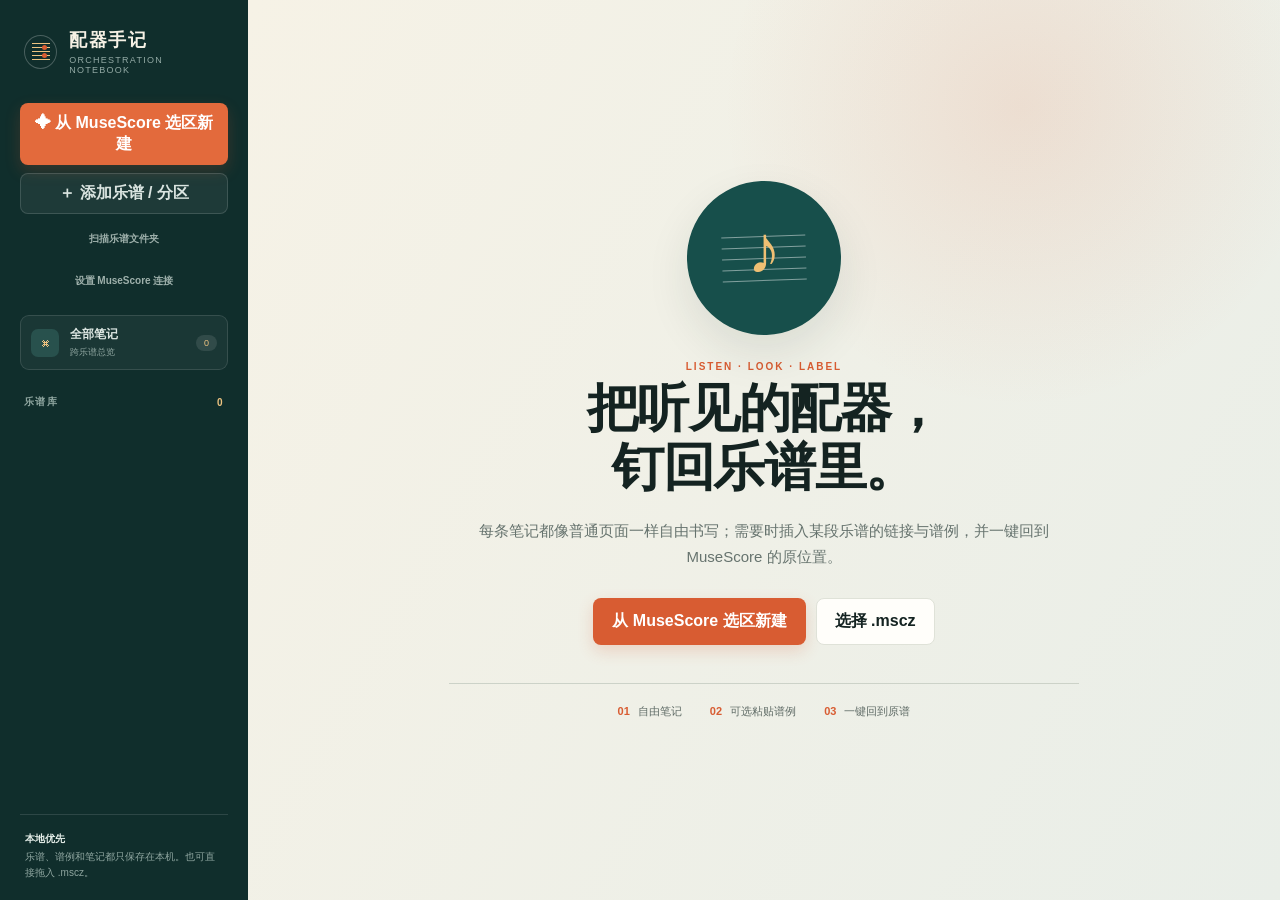
<file: Resources/index.html>
<!doctype html>
<html lang="zh-CN">
<head>
  <meta charset="utf-8">
  <meta name="viewport" content="width=device-width, initial-scale=1">
  <title>配器手记</title>
  <link rel="stylesheet" href="app.css">
</head>
<body>
  <div id="app">
    <aside class="rail">
      <div class="brand">
        <div class="brand-mark" aria-hidden="true"><span></span><span></span><span></span><span></span><span></span></div>
        <div><strong>配器手记</strong><small>Orchestration notebook</small></div>
      </div>
      <button class="primary full" id="captureSelectionButton"><span>✦</span> 从 MuseScore 选区新建</button>
      <button class="ghost full" id="openButton"><span>＋</span> 添加乐谱 / 分区</button>
      <button class="quiet full" id="scanLibraryButton">扫描乐谱文件夹</button>
      <button class="quiet full" id="installPluginButton">设置 MuseScore 连接</button>
      <button class="overview-item" id="allNotesButton">
        <span class="overview-icon">⌘</span>
        <span><strong>全部笔记</strong><small>跨乐谱总览</small></span>
        <em id="allNoteCount">0</em>
      </button>
      <div class="rail-title"><span>乐谱库</span><span id="scoreCount">0</span></div>
      <div class="score-list" id="scoreList"></div>
      <div class="rail-tip">
        <b>本地优先</b>
        <span>乐谱、谱例和笔记都只保存在本机。也可直接拖入 .mscz。</span>
      </div>
    </aside>

    <main class="workspace">
      <section class="empty-state" id="emptyState">
        <div class="empty-card">
          <div class="empty-score" aria-hidden="true">
            <i></i><i></i><i></i><i></i><i></i><b>♪</b>
          </div>
          <p class="eyebrow">LISTEN · LOOK · LABEL</p>
          <h1>把听见的配器，<br>钉回乐谱里。</h1>
          <p>每条笔记都像普通页面一样自由书写；需要时插入某段乐谱的链接与谱例，并一键回到 MuseScore 的原位置。</p>
          <div class="empty-actions">
            <button class="primary" data-action="capture">从 MuseScore 选区新建</button>
            <button class="ghost" data-action="open">选择 .mscz</button>
          </div>
          <div class="feature-row">
            <span><b>01</b> 自由笔记</span>
            <span><b>02</b> 可选粘贴谱例</span>
            <span><b>03</b> 一键回到原谱</span>
          </div>
        </div>
      </section>

      <section class="overview-page hidden" id="overviewPage">
        <header class="overview-header">
          <p class="eyebrow">NOTEBOOK INDEX</p>
          <h1>全部笔记</h1>
          <p>在一个地方浏览所有乐谱里的观察、华彩 / texture 与动机。</p>
          <div class="overview-summary" id="overviewSummary"></div>
        </header>
        <div class="overview-tools">
          <label class="search-box">⌕ <input id="allNotesSearch" type="search" placeholder="搜索标题、正文或乐谱名"></label>
          <div class="filter-stack">
            <div class="filters" id="allNotesFilters"></div>
            <div class="role-filters">
              <label>Melody 包含<input id="overviewMelodyFilter" list="overviewMelodyOptions" placeholder="如 Flute, Oboe"></label>
              <label>Chord 包含<input id="overviewChordFilter" list="overviewChordOptions" placeholder="如 Strings"></label>
              <label>Bass 包含<input id="overviewBassFilter" list="overviewBassOptions" placeholder="如 Cello, Bass"></label>
              <label>Percussion 包含<input id="overviewPercussionFilter" list="overviewPercussionOptions" placeholder="如 Timpani"></label>
              <label>华彩 / Texture 包含<input id="overviewCadenzaFilter" list="overviewCadenzaOptions" placeholder="如 Harp"></label>
              <label>描述词（精确）<input id="overviewMoodFilter" list="overviewMoodOptions" placeholder="如 quiet, determined"></label>
              <datalist id="overviewMelodyOptions"></datalist><datalist id="overviewChordOptions"></datalist><datalist id="overviewBassOptions"></datalist><datalist id="overviewPercussionOptions"></datalist><datalist id="overviewCadenzaOptions"></datalist><datalist id="overviewMoodOptions"></datalist>
            </div>
          </div>
        </div>
        <div class="note-grid overview-grid" id="allNotesGrid"></div>
      </section>

      <section class="score-page hidden" id="scorePage">
        <header class="score-header">
          <div class="cover" id="scoreCover"><span>𝄞</span></div>
          <div class="score-heading">
            <div class="eyebrow" id="scoreMeta">MUSESCORE SCORE</div>
            <div class="score-title-row"><h1 id="scoreTitle">Untitled</h1><button class="rename-score" id="renameScoreButton" title="修改在配器手记中的显示名">重命名</button></div>
            <p id="scoreSubtitle"></p>
            <div class="score-stats" id="scoreStats"></div>
          </div>
          <div class="header-actions">
            <button class="ghost" id="revealButton">在 Finder 中显示</button>
            <button class="ghost" id="relocateScoreButton">重新定位乐谱…</button>
            <button class="primary" id="newNoteButton">＋ 空白笔记</button>
          </div>
        </header>

        <div class="section-tabs">
          <button class="tab active" data-view="notes">笔记 <em id="noteCount">0</em></button>
          <button class="tab" data-view="map">配器跑动</button>
          <div class="tab-spacer"></div>
          <label class="range-control">显示
            <input id="rangeStart" type="number" min="1" value="1" aria-label="起始小节">
            <span>—</span>
            <input id="rangeEnd" type="number" min="1" value="32" aria-label="结束小节">
          </label>
        </div>

        <section class="map-view hidden" id="mapView">
          <div class="map-toolbar">
            <div>
              <h2>Orchestration map</h2>
              <p>色块越实，音符活动越密；点小节可以快速建立一个带位置链接的笔记。</p>
            </div>
            <div class="legend"><span><i class="low"></i>疏</span><span><i class="mid"></i>中</span><span><i class="high"></i>密</span></div>
          </div>
          <div class="timeline-shell" id="timelineShell">
            <div class="timeline" id="timeline"></div>
          </div>
        </section>

        <section class="notes-view" id="notesView">
          <div class="notes-toolbar">
            <div>
              <h2>Notes</h2>
              <p>正文自由书写；一条笔记可以放多个乐谱位置和谱例。</p>
            </div>
            <div class="filter-stack">
              <div class="filters" id="roleFilters"></div>
              <div class="role-filters compact-role-filters">
                <label>Melody 包含<input id="melodyFilter" list="melodyOptions" placeholder="Flute, Oboe"></label>
                <label>Chord 包含<input id="chordFilter" list="chordOptions" placeholder="Strings"></label>
                <label>Bass 包含<input id="bassFilter" list="bassOptions" placeholder="Cello, Bass"></label>
                <label>Percussion 包含<input id="percussionFilter" list="percussionOptions" placeholder="Timpani"></label>
                <label>华彩 / Texture 包含<input id="cadenzaFilter" list="cadenzaOptions" placeholder="Harp"></label>
                <label>描述词（精确）<input id="moodFilter" list="moodOptions" placeholder="quiet, determined"></label>
                <datalist id="melodyOptions"></datalist><datalist id="chordOptions"></datalist><datalist id="bassOptions"></datalist><datalist id="percussionOptions"></datalist><datalist id="cadenzaOptions"></datalist><datalist id="moodOptions"></datalist>
              </div>
            </div>
          </div>
          <div class="note-grid" id="noteGrid"></div>
        </section>
      </section>
    </main>
  </div>

  <div class="busy hidden" id="busy"><div class="spinner"></div><span id="busyMessage">正在解析…</span></div>
  <div class="toast" id="toast"></div>

  <dialog id="noteDialog">
    <form method="dialog" id="noteForm">
      <div class="dialog-head">
        <div><p class="eyebrow">SCORE NOTE</p><h2 id="dialogTitle">新建笔记</h2></div>
        <button class="icon-button dialog-cancel" type="button" aria-label="关闭">×</button>
      </div>
      <div class="note-document">
        <input class="note-title-input" id="noteTitle" required placeholder="无标题">
        <div class="note-type-row">
          <span>笔记类型</span>
          <label><input type="radio" name="noteType" value="free" checked><b>普通笔记</b></label>
          <label><input type="radio" name="noteType" value="analysis"><b>总谱分析</b></label>
        </div>
        <div class="template-row" id="templateRow">
          <span>从模板开始</span>
          <button type="button" data-template="orchestration">总谱分析</button>
          <button type="button" data-template="pattern">华彩 / Texture</button>
          <button type="button" data-template="motif">Motif</button>
          <button type="button" data-template="blank">空白</button>
        </div>
        <section class="notion-property mood-property">
          <div class="property-name"><strong>Description / Mood</strong><small>描述这一段的性格；按现有词精确筛选</small></div>
          <textarea id="moodText" rows="1" placeholder="例如：quiet, determined, mysterious"></textarea>
          <div class="generated-tags" id="moodGeneratedTags"></div>
        </section>
        <section class="analysis-fields hidden" id="analysisFields">
          <div class="analysis-heading"><div><b>总谱分析构成 · 5 parts</b><span>Melody、Chord、Bass、Percussion、华彩 / Texture。像 Notion 属性一样填写；编号保留显示，但生成筛选标签时忽略。</span></div></div>
          <div class="notion-property" data-role="melody">
            <div class="property-name"><strong>Melody part</strong><small>旋律构成</small></div>
            <textarea id="melodyText" rows="2" placeholder="例如：Flute 1 + Flute 2 + Oboe 1"></textarea>
            <div class="generated-tags" id="melodyGeneratedTags"></div>
          </div>
          <div class="notion-property" data-role="chord">
            <div class="property-name"><strong>Chord</strong><small>和弦构成</small></div>
            <textarea id="chordText" rows="2" placeholder="例如：Horn 1–4 + Violin 1 + Viola"></textarea>
            <div class="generated-tags" id="chordGeneratedTags"></div>
          </div>
          <div class="notion-property" data-role="bass">
            <div class="property-name"><strong>Bass</strong><small>低音构成</small></div>
            <textarea id="bassText" rows="2" placeholder="例如：Cello + Contrabass + Tuba"></textarea>
            <div class="generated-tags" id="bassGeneratedTags"></div>
          </div>
          <div class="notion-property" data-role="percussion">
            <div class="property-name"><strong>Percussion</strong><small>打击乐构成</small></div>
            <textarea id="percussionText" rows="2" placeholder="例如：Timpani + Cymbals + Snare Drum"></textarea>
            <div class="generated-tags" id="percussionGeneratedTags"></div>
          </div>
        </section>
        <section class="cadenza-field" id="cadenzaField">
          <label class="cadenza-toggle"><input id="includeCadenza" type="checkbox"><span><strong id="cadenzaToggleTitle">加入华彩 / Texture</strong><small id="cadenzaToggleHint">可直接填写参与乐器，并自动生成筛选标签。</small></span></label>
          <div class="notion-property cadenza-property hidden" id="cadenzaEditor" data-role="cadenza">
            <div class="property-name"><strong>华彩 / Texture</strong><small>华彩、装饰性跑动或织体层</small></div>
            <textarea id="cadenzaText" rows="2" placeholder="例如：Harp + Flute 1"></textarea>
            <div class="generated-tags" id="cadenzaGeneratedTags"></div>
            <div class="cadenza-details">
              <textarea id="cadenzaDescription" rows="2" placeholder="简述华彩或 texture 的形态、音域、密度与用途（可选）"></textarea>
              <div class="cadenza-preview" id="cadenzaPreview"></div>
              <div class="cadenza-actions"><button type="button" id="pasteCadenzaImage">＋ 粘贴谱例图片</button><button type="button" id="uploadCadenzaImage">＋ 上传谱例图片</button><button type="button" class="danger-link hidden" id="removeCadenzaImage">清空全部图片</button></div>
            </div>
          </div>
        </section>
        <div class="score-links-editor" id="scoreLinksEditor"></div>
        <div class="manual-link-row">
          <span>插入当前乐谱位置</span>
          <label>m.<input id="linkStart" type="number" min="1"></label>
          <span>—</span>
          <input id="linkEnd" type="number" min="1" aria-label="结束小节">
          <button type="button" class="ghost" id="addScoreLink">＋ 位置链接</button>
        </div>
        <div class="other-notes-label"><strong>Other notes</strong><span>自由记录听感、配器想法、问题或任何补充。</span></div>
        <div class="editor-toolbar" aria-label="正文格式">
          <button type="button" data-command="bold"><b>B</b></button>
          <button type="button" data-command="italic"><i>I</i></button>
          <button type="button" data-command="formatBlock" data-value="h2">H2</button>
          <button type="button" data-command="insertUnorderedList">• 列表</button>
          <button type="button" data-command="formatBlock" data-value="blockquote">引用</button>
          <span></span>
          <button type="button" id="pasteImage">粘贴谱例</button>
          <button type="button" id="uploadImage">上传图片</button>
        </div>
        <div id="noteEditor" class="rich-editor" contenteditable="true" data-placeholder="像 Notion 一样直接写。可记录听感、配器、motif、和声、问题……"></div>
      </div>
      <div class="dialog-actions">
        <button class="danger hidden" type="button" id="deleteNote">删除</button>
        <div class="export-actions">
          <button class="ghost" type="button" id="exportMarkdown">导出 .md</button>
          <button class="ghost" type="button" id="exportPDF">导出 PDF</button>
        </div>
        <div></div>
        <button class="ghost dialog-cancel" type="button">取消</button>
        <button class="primary" type="submit">保存笔记</button>
      </div>
    </form>
  </dialog>

  <dialog class="compact-dialog" id="renameScoreDialog">
    <form method="dialog" id="renameScoreForm">
      <div class="dialog-head"><div><p class="eyebrow">LOCAL DISPLAY NAME</p><h2>修改乐谱名称</h2></div><button class="icon-button dialog-cancel" type="button" aria-label="关闭">×</button></div>
      <p class="dialog-hint">只修改配器手记里的显示名，不会重命名原始 .mscz 文件。</p>
      <input class="dialog-input" id="scoreNameInput" required placeholder="乐谱名称">
      <div class="compact-actions"><button class="ghost dialog-cancel" type="button">取消</button><button class="primary" type="submit">保存名称</button></div>
    </form>
  </dialog>

  <dialog class="compact-dialog" id="deleteConfirmDialog">
    <form method="dialog" id="deleteConfirmForm">
      <div class="dialog-head"><div><p class="eyebrow">DELETE NOTE</p><h2>删除这条笔记？</h2></div><button class="icon-button dialog-cancel" type="button" aria-label="关闭">×</button></div>
      <p class="dialog-hint">删除后无法撤销；原始 MuseScore 乐谱不会受到影响。</p>
      <div class="compact-actions"><button class="ghost dialog-cancel" type="button">取消</button><button class="danger" type="submit">删除笔记</button></div>
    </form>
  </dialog>

  <dialog class="compact-dialog" id="deleteScoreConfirmDialog">
    <form method="dialog" id="deleteScoreConfirmForm">
      <div class="dialog-head"><div><p class="eyebrow">REMOVE SCORE SECTION</p><h2>移除这个乐谱分区？</h2></div><button class="icon-button dialog-cancel" type="button" aria-label="关闭">×</button></div>
      <p class="dialog-hint" id="deleteScoreHint">该分区中的本地笔记会一起从配器手记中删除；原始 MuseScore 文件不会受到影响。</p>
      <div class="compact-actions"><button class="ghost dialog-cancel" type="button">取消</button><button class="danger" type="submit">移除分区和笔记</button></div>
    </form>
  </dialog>

  <canvas id="exportCanvas" width="1400" height="900" hidden></canvas>
  <script src="app.js"></script>
</body>
</html>
</file>
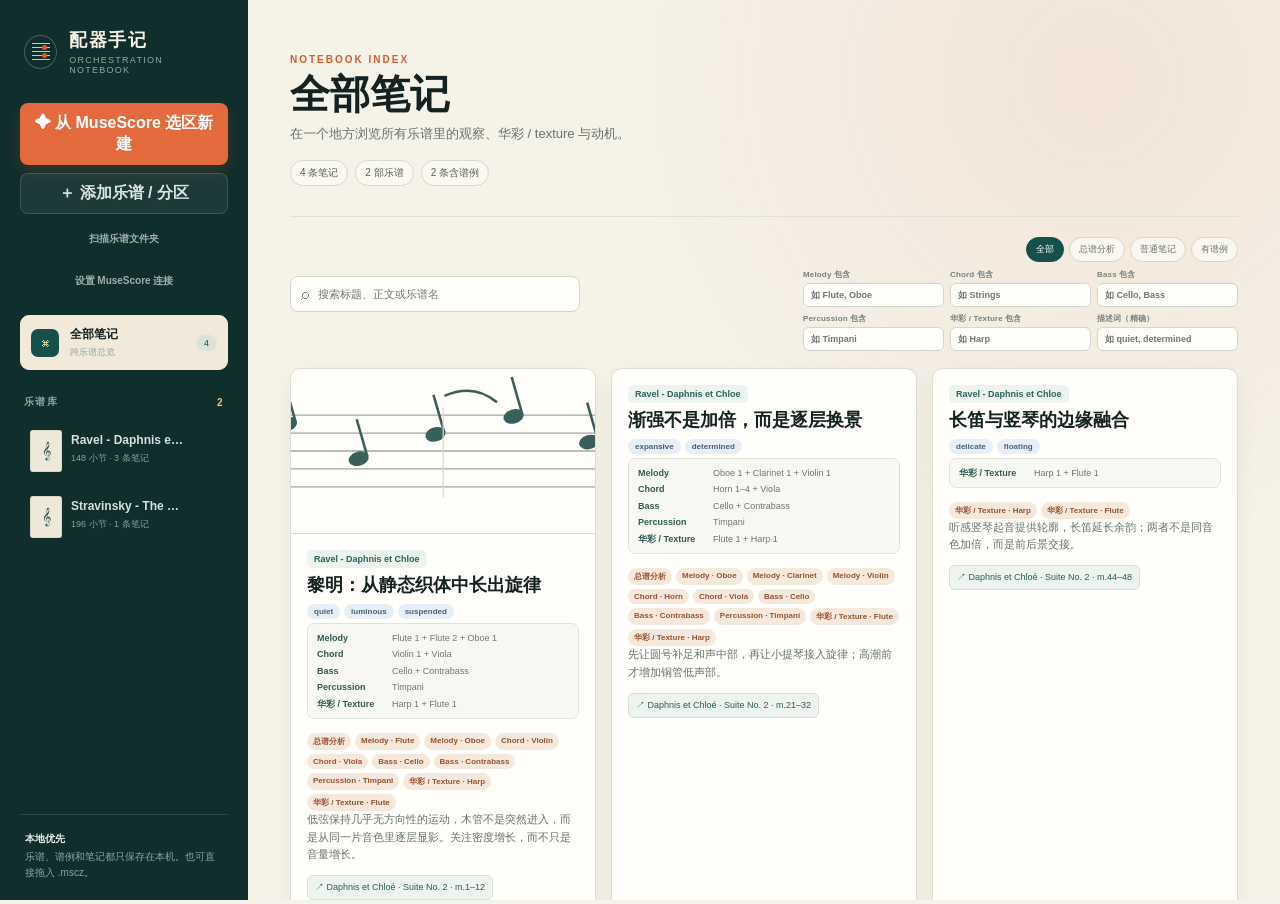
<file: docs/demo.html>
<!doctype html>
<html lang="zh-CN">
<head>
  <meta charset="utf-8">
  <meta name="viewport" content="width=device-width, initial-scale=1">
  <title>配器手记界面演示</title>
  <style>
    html, body, iframe { width:100%; height:100%; margin:0; border:0; overflow:hidden; background:#f5f3eb; }
  </style>
</head>
<body>
  <iframe id="demoApp" src="../Resources/index.html" title="配器手记演示"></iframe>
  <script src="demo-data.js"></script>
</body>
</html>
</file>
<file: Resources/app.css>
:root {
  color-scheme: light;
  --ink: #142321;
  --muted: #66736e;
  --line: #dfe2d8;
  --paper: #f5f2e8;
  --panel: #fbfaf5;
  --white: #fffefa;
  --teal: #174f4b;
  --teal-2: #2c7068;
  --orange: #d85c32;
  --orange-soft: #f3dfd4;
  --blue: #386b87;
  --gold: #b88933;
  --shadow: 0 18px 44px rgba(31, 45, 40, .10);
}
* { box-sizing: border-box; }
html, body { margin: 0; width: 100%; height: 100%; overflow: hidden; }
body { font-family: -apple-system, BlinkMacSystemFont, "PingFang SC", "Helvetica Neue", sans-serif; color: var(--ink); background: var(--paper); }
button, input, textarea { font: inherit; }
button { cursor: pointer; }
.hidden { display: none !important; }
#app { display: grid; grid-template-columns: 248px minmax(0, 1fr); height: 100vh; }
.rail { height:100vh; overflow:hidden; background: #102e2c; color: #f6f1e5; padding: 28px 20px 20px; display: flex; flex-direction: column; min-width: 0; }
.brand { display: flex; align-items: center; gap: 12px; margin-bottom: 28px; padding: 0 4px; }
.brand strong { display: block; font-family: Georgia, "Songti SC", serif; letter-spacing: .08em; font-size: 18px; }
.brand small { display: block; color: #93aaa5; font-size: 9px; text-transform: uppercase; letter-spacing: .14em; margin-top: 3px; }
.brand-mark { width: 34px; height: 34px; border: 1px solid rgba(255,255,255,.24); border-radius: 50%; display: grid; place-content: center; gap: 3px; }
.brand-mark span { display: block; width: 18px; height: 1px; background: #edc380; position: relative; }
.brand-mark span:nth-child(2)::after, .brand-mark span:nth-child(4)::after { content:""; position:absolute; width: 5px; height:5px; background: var(--orange); border-radius:50%; right: 3px; top:-2px; }
.primary, .ghost, .danger, .quiet { border-radius: 8px; border: 1px solid transparent; padding: 9px 13px; font-weight: 650; transition: .15s ease; }
.primary { color: white; background: var(--orange); box-shadow: 0 6px 16px rgba(216,92,50,.2); }
.primary:hover { background: #c94d27; transform: translateY(-1px); }
.ghost { color: var(--ink); background: var(--white); border-color: var(--line); }
.ghost:hover { border-color: #a9b3aa; background: #fff; }
.danger { color: #a43828; background: #fff3ef; border-color: #f1c7ba; }
.quiet { color:#9fb1ac; background:transparent; font-size:10px; }
.quiet:hover { color:white; background:rgba(255,255,255,.07); }
.full { width: 100%; margin-bottom: 8px; }
.rail .ghost { color: #dae4e0; background: rgba(255,255,255,.06); border-color: rgba(255,255,255,.14); }
.rail .primary { background: #e36a3c; }
.overview-item { width:100%; border:1px solid rgba(255,255,255,.12); border-radius:9px; background:rgba(255,255,255,.045); color:#dce6e2; display:grid; grid-template-columns:30px minmax(0,1fr) auto; align-items:center; gap:9px; text-align:left; padding:10px; margin-top:9px; }
.overview-item:hover { background:rgba(255,255,255,.08); }
.overview-item.active { background:#f1eadb; color:var(--ink); border-color:#f1eadb; }
.overview-icon { width:28px; height:28px; border-radius:7px; display:grid; place-items:center; background:#28514d; color:#edc380; font-family:Georgia,serif; }
.overview-item.active .overview-icon { background:var(--teal); }
.overview-item strong, .overview-item small { display:block; }
.overview-item strong { font-size:12px; }
.overview-item small { color:#8fa6a0; font-size:9px; margin-top:3px; }
.overview-item em { min-width:21px; border-radius:99px; background:rgba(255,255,255,.1); color:#edc380; padding:3px 6px; text-align:center; font-size:9px; font-style:normal; }
.overview-item.active em { background:#dce2da; color:var(--teal); }
.rail-title { display: flex; align-items: center; justify-content: space-between; color: #8fa6a0; font-size: 10px; font-weight: 700; letter-spacing: .14em; text-transform: uppercase; margin: 25px 4px 11px; }
.rail-title span:last-child { color: #edc380; }
.score-list { flex:1 1 auto; min-height:0; overflow-y:auto; overflow-x:hidden; margin: 0 -8px; padding: 0 8px 10px; overscroll-behavior:contain; scrollbar-gutter:stable; }
.score-row { position:relative; display:flex; border-radius:9px; margin-bottom:4px; }
.score-row:hover { background:rgba(255,255,255,.06); }
.score-row.active { background:#f1eadb; }
.score-item { width:100%; min-width:0; border:0; border-radius:9px; background:transparent; color:#d7e1dd; text-align:left; padding:10px 28px 10px 10px; display:grid; grid-template-columns:32px minmax(0,1fr); gap:9px; }
.score-row.active .score-item { color:var(--ink); }
.score-remove { position:absolute; right:5px; top:6px; width:22px; height:22px; border:0; border-radius:5px; background:transparent; color:#8fa6a0; opacity:0; font-size:16px; }
.score-row:hover .score-remove, .score-remove:focus { opacity:1; }
.score-row.active .score-remove { color:#89918c; }
.score-remove:hover { background:#f7d9d1; color:#a43f2f; }
.score-item .mini-cover { width: 32px; height: 42px; border-radius: 3px; background: #ede8da center/cover; display: grid; place-items: center; color: #2d4c47; border: 1px solid rgba(0,0,0,.08); }
.score-item strong, .score-item small { display: block; overflow: hidden; white-space: nowrap; text-overflow: ellipsis; }
.score-item strong { font-size: 12px; margin: 3px 0 5px; }
.score-item small { font-size: 9px; color: #8ca09b; }
.score-row.active .score-item small { color:#78817c; }
.rail-tip { flex:0 0 auto; margin-top: 8px; border-top: 1px solid rgba(255,255,255,.12); padding: 16px 5px 0; font-size: 10px; color: #8fa6a0; line-height: 1.55; }
.rail-tip b, .rail-tip span { display:block; }
.rail-tip b { color: #e5eee9; margin-bottom: 3px; }
.workspace { overflow: auto; min-width: 0; position: relative; }
.overview-page { min-height:100%; padding:54px 42px 60px; background:radial-gradient(circle at 82% 5%, rgba(216,92,50,.09), transparent 27%), var(--paper); }
.overview-header { max-width:780px; margin-bottom:30px; }
.overview-header h1 { margin:0 0 8px; font:700 40px/1.1 Georgia,"Songti SC",serif; }
.overview-header > p:not(.eyebrow) { margin:0; color:var(--muted); font-size:13px; }
.overview-summary { display:flex; gap:7px; margin-top:17px; }
.overview-summary span { font-size:10px; color:#58645f; border:1px solid #d6d9cf; border-radius:999px; padding:5px 9px; background:#faf8f1; }
.overview-tools { display:flex; align-items:center; justify-content:space-between; gap:18px; border-top:1px solid var(--line); padding:20px 0 17px; }
.search-box { min-width:290px; display:flex; align-items:center; gap:7px; border:1px solid #d2d7ce; border-radius:8px; padding:8px 10px; background:#fffefa; color:#7f8984; }
.search-box input { width:100%; border:0; background:transparent; outline:0; color:var(--ink); font-size:11px; }
.empty-state { min-height: 100%; display: grid; place-items: center; padding: 60px; background: radial-gradient(circle at 75% 12%, rgba(216,92,50,.12), transparent 27%), linear-gradient(120deg, #f6f2e6, #e9eee8); }
.empty-card { max-width: 760px; text-align: center; }
.empty-score { width: 154px; height: 154px; border-radius: 50%; margin: 0 auto 26px; background: #174f4b; position: relative; display: grid; place-content: center; gap: 10px; box-shadow: var(--shadow); transform: rotate(-2deg); }
.empty-score i { width: 84px; height: 1px; background: rgba(255,255,255,.46); display:block; }
.empty-score b { position:absolute; inset: 35px 0 0; color:#efbf73; font: 68px/1 Georgia,serif; transform:rotate(2deg); }
.eyebrow { color: var(--orange); font-size: 10px; font-weight: 800; letter-spacing: .2em; text-transform: uppercase; margin: 0 0 8px; }
.empty-card h1 { font: 700 52px/1.13 Georgia, "Songti SC", serif; letter-spacing: -.025em; margin: 0 0 20px; }
.empty-card > p:not(.eyebrow) { max-width: 630px; margin: 0 auto; color: var(--muted); line-height: 1.75; font-size: 15px; }
.empty-actions { display:flex; gap:10px; justify-content:center; margin:28px 0 38px; }
.empty-actions button { padding: 12px 18px; }
.feature-row { border-top: 1px solid #ccd2c8; padding-top: 20px; display:flex; justify-content:center; gap: 28px; color:#5f6b66; font-size: 11px; }
.feature-row b { color: var(--orange); margin-right: 5px; }
.score-page { min-height: 100%; background: var(--paper); padding-bottom: 60px; }
.score-header { min-height: 178px; padding: 46px 42px 26px; display: grid; grid-template-columns: 102px minmax(0, 1fr) auto; gap: 22px; align-items: center; border-bottom: 1px solid var(--line); background: rgba(255,254,250,.58); }
.cover { width: 96px; height: 118px; border-radius: 5px; background: #ece7d8 center/cover; border: 1px solid #d5d1c4; box-shadow: 0 8px 18px rgba(30,40,35,.11); display:grid; place-items:center; color:var(--teal); font-size:42px; overflow:hidden; }
.score-title-row { display:flex; align-items:center; gap:9px; margin-bottom:5px; }
.score-heading h1 { font: 700 31px/1.1 Georgia, "Songti SC", serif; margin:0; }
.rename-score { border:1px solid transparent; border-radius:6px; padding:4px 7px; color:#8a938e; background:transparent; font-size:9px; opacity:.65; }
.score-title-row:hover .rename-score, .rename-score:focus { opacity:1; border-color:#d6d9cf; background:#fffefa; }
.score-heading > p { color: var(--muted); font-size: 12px; margin: 0 0 12px; }
.score-stats { display:flex; flex-wrap:wrap; gap:7px; }
.score-stats span { font-size:10px; color:#58645f; border:1px solid #d6d9cf; border-radius:999px; padding:4px 8px; background:#faf8f1; }
.header-actions { display:flex; flex-wrap:wrap; justify-content:flex-end; gap:8px; align-self:start; margin-top:8px; max-width:280px; }
.section-tabs { height: 55px; padding: 0 42px; display:flex; align-items:end; gap:4px; border-bottom:1px solid var(--line); background:#f8f6ee; position: sticky; top: 0; z-index: 4; }
.tab { border:0; background:transparent; padding: 17px 12px 14px; color:#77817c; font-weight:650; position:relative; }
.tab.active { color: var(--ink); }
.tab.active::after { content:""; height:3px; border-radius:2px 2px 0 0; background:var(--orange); position:absolute; left:10px; right:10px; bottom:-1px; }
.tab em { font-style:normal; font-size:9px; border-radius:99px; background:#dde3db; padding:2px 6px; margin-left:4px; }
.tab-spacer { flex:1; }
.range-control { display:flex; gap:6px; align-items:center; color:#6d7772; font-size:10px; padding-bottom:10px; }
.range-control input { width:58px; border:1px solid #d1d5cb; border-radius:6px; padding:5px; background:#fffef9; text-align:center; }
.map-view, .notes-view { padding: 28px 42px; }
.map-toolbar, .notes-toolbar { display:flex; justify-content:space-between; align-items:end; margin-bottom:17px; }
.map-toolbar h2, .notes-toolbar h2 { font: 700 21px Georgia, "Songti SC", serif; margin:0 0 5px; }
.map-toolbar p, .notes-toolbar p { margin:0; color:var(--muted); font-size:11px; }
.legend { display:flex; gap:11px; font-size:9px; color:#74807a; }
.legend span { display:flex; gap:4px; align-items:center; }
.legend i { width:12px; height:8px; border-radius:2px; background:var(--teal); }
.legend .low { opacity:.22; }.legend .mid { opacity:.56; }.legend .high { opacity:.96; }
.timeline-shell { background:var(--white); border:1px solid #dcded5; border-radius:12px; overflow:auto; box-shadow:0 6px 24px rgba(40,55,48,.06); max-height: calc(100vh - 360px); min-height: 310px; }
.timeline { --columns: 32; min-width: max(100%, calc(184px + var(--columns) * 30px)); }
.timeline-row { display:grid; grid-template-columns: 184px repeat(var(--columns), minmax(30px, 1fr)); min-height:31px; border-bottom:1px solid #edeee8; }
.timeline-row:last-child { border-bottom:0; }
.timeline-row.header { position: sticky; top:0; z-index:3; background:#f1f0e9; font-size:9px; color:#747e79; min-height:34px; }
.instrument-name { position:sticky; left:0; z-index:2; background:#fbfaf5; padding:8px 10px; border-right:1px solid #dedfd7; overflow:hidden; white-space:nowrap; text-overflow:ellipsis; font-size:10px; }
.timeline-row.header .instrument-name { background:#f1f0e9; z-index:4; font-weight:700; letter-spacing:.07em; color:#52615b; }
.measure-head { display:grid; place-items:center; border-right:1px solid #e1e2dc; position:relative; }
.measure-head { cursor:pointer; }
.measure-head.major { color:var(--orange); font-weight:800; }
.measure-head.marker::after { content:""; position:absolute; bottom:0; left:50%; width:4px; height:4px; border-radius:50%; background:var(--orange); transform:translateX(-50%); }
.activity-cell { border:0; border-right:1px solid #f0f0eb; background:transparent; padding:4px 3px; position:relative; }
.activity-cell::before { content:""; display:block; height:100%; min-height:19px; border-radius:3px; background:var(--row-color, var(--teal)); opacity:var(--density, .04); transition:.12s; }
.activity-cell:hover::before { opacity:1; transform:scaleY(1.08); }
.activity-cell.selected::after { content:""; position:absolute; inset:2px; border:2px solid var(--orange); border-radius:5px; }
.activity-cell.noted::after { content:""; position:absolute; top:2px; right:2px; width:4px; height:4px; border-radius:50%; background:var(--orange); box-shadow:0 0 0 1px #fff; }
.group-row { display:grid; grid-template-columns:184px 1fr; min-height:27px; background:#e9ede7; border-bottom:1px solid #d9ded7; color:#56625d; font:700 9px/27px -apple-system,sans-serif; letter-spacing:.13em; text-transform:uppercase; }
.group-row span:first-child { position:sticky; left:0; padding-left:10px; background:#e9ede7; z-index:2; border-right:1px solid #d7ddd5; }
.marker-strip { display:grid; grid-template-columns:184px repeat(var(--columns), minmax(30px,1fr)); min-height:30px; background:#fff8ef; border-bottom:1px solid #eadfcf; }
.marker-strip > span:first-child { position:sticky; left:0; z-index:2; background:#fff8ef; border-right:1px solid #eadfcf; padding:7px 10px; color:#966a3a; font-size:9px; }
.marker { font-size:8px; color:#9f4b29; padding:6px 3px; border-right:1px solid #f3e7d9; overflow:hidden; white-space:nowrap; text-overflow:ellipsis; }
.filters { display:flex; gap:5px; flex-wrap:wrap; justify-content:flex-end; }
.filter-stack { display:flex; flex-direction:column; align-items:flex-end; gap:7px; }
.role-filters { display:grid; grid-template-columns:repeat(3,minmax(130px,1fr)); gap:6px; max-width:650px; }
.role-filters label { display:flex; flex-direction:column; gap:3px; color:#77817c; font-size:8px; font-weight:700; letter-spacing:.02em; }
.role-filters input { width:100%; border:1px solid #d2d7ce; border-radius:6px; padding:6px 7px; background:#fffefa; color:#53615b; font-size:9px; outline:none; }
.role-filters input:focus { border-color:var(--teal-2); box-shadow:0 0 0 2px rgba(44,112,104,.10); }
.compact-role-filters { grid-template-columns:repeat(3,minmax(115px,1fr)); max-width:580px; }
.select-filters { display:flex; gap:7px; align-items:center; }
.select-filters label { display:flex; gap:5px; align-items:center; color:#77817c; font-size:9px; }
.select-filters select { max-width:150px; border:1px solid #d2d7ce; border-radius:6px; padding:5px 22px 5px 7px; background:#fffefa; color:#53615b; font-size:9px; }
.filter { border:1px solid #d2d7ce; background:#f9f7ef; color:#6a756f; border-radius:99px; padding:5px 9px; font-size:9px; }
.filter.active { background:var(--teal); border-color:var(--teal); color:white; }
.note-grid { display:grid; grid-template-columns:repeat(auto-fill,minmax(275px,1fr)); gap:15px; }
.note-card { border:1px solid #dcded5; border-radius:11px; background:var(--white); overflow:hidden; box-shadow:0 7px 20px rgba(30,45,39,.055); display:flex; flex-direction:column; min-height:230px; }
.note-card .image { height:128px; background:#e8e5da center/cover; border-bottom:1px solid #dedfd7; }
.snippet-cover { display:block; width:100%; height:165px; object-fit:cover; object-position:top; background:white; border-bottom:1px solid #dedfd7; }
.note-card .body { padding:16px; display:flex; flex-direction:column; flex:1; }
.note-card h3 { font:700 18px/1.25 Georgia,"Songti SC",serif; margin:6px 0 7px; }
.note-card p { color:#66716c; font-size:11px; line-height:1.55; margin:0; display:-webkit-box; -webkit-line-clamp:3; -webkit-box-orient:vertical; overflow:hidden; }
.note-route { display:flex; gap:6px; color:var(--orange); font-size:9px; font-weight:750; letter-spacing:.06em; }
.chips { display:flex; flex-wrap:wrap; gap:5px; margin-top:10px; }
.chip { border-radius:99px; padding:4px 7px; font-size:8px; font-weight:750; background:#e9efeb; color:#315d56; }
.note-card footer { padding:11px 16px; border-top:1px solid #ebebe5; display:flex; gap:6px; }
.note-card footer button { border:0; background:transparent; color:#5a6761; padding:3px; font-size:10px; font-weight:650; }
.note-card footer button:first-child { color:var(--orange); }
.note-card footer .delete-card { color:#a44b3a; opacity:.72; }
.score-badge { align-self:flex-start; border:0; border-radius:5px; background:#edf3ef; color:#2b655d; padding:4px 7px; font-size:9px; font-weight:700; }
.analysis-badges { display:flex; flex-wrap:wrap; gap:4px; margin-top:8px; min-height:0; }
.analysis-badges:empty { display:none; }
.analysis-badge { border-radius:99px; background:#f5e9dd; color:#9d512f; padding:3px 6px; font-size:8px; font-weight:700; }
.mood-badges { display:flex; flex-wrap:wrap; gap:4px; }
.mood-badges:empty { display:none; }
.mood-badge { border-radius:99px; background:#e8eef5; color:#44627c; padding:3px 7px; font-size:8px; font-weight:700; }
.analysis-preview { display:flex; flex-direction:column; gap:4px; margin:4px 0 6px; padding:8px 9px; border:1px solid #e0e4dc; border-radius:7px; background:#f8f8f2; }
.analysis-preview div { display:grid; grid-template-columns:68px minmax(0,1fr); gap:7px; font-size:9px; line-height:1.4; }
.analysis-preview b { color:#315b54; }
.analysis-preview span { color:#6e7772; overflow-wrap:anywhere; }
.note-card footer span { flex:1; }
.note-card footer small { color:#9aa19c; font-size:9px; align-self:center; }
.route-chips { display:flex; flex-wrap:wrap; gap:5px; margin-top:12px; }
.link-chip { border:1px solid #d6dfd8; background:#edf3ef; color:#285f57; border-radius:6px; padding:5px 7px; font-size:9px; text-align:left; }
.empty-notes { grid-column:1/-1; border:1px dashed #c9cec4; border-radius:12px; text-align:center; padding:60px 20px; color:#7c857f; background:rgba(255,255,255,.34); }
.busy { position:fixed; inset:0; z-index:20; background:rgba(245,242,232,.74); backdrop-filter:blur(5px); display:grid; place-content:center; justify-items:center; gap:14px; color:#30413b; font-size:12px; font-weight:650; }
.spinner { width:30px; height:30px; border:3px solid #cfd7d0; border-top-color:var(--orange); border-radius:50%; animation:spin .7s linear infinite; }
@keyframes spin { to { transform:rotate(360deg); } }
.toast { position:fixed; left:50%; bottom:25px; z-index:30; transform:translate(-50%,18px); opacity:0; pointer-events:none; background:#163b38; color:white; border-radius:8px; padding:10px 15px; font-size:11px; box-shadow:var(--shadow); transition:.2s; }
.toast.show { transform:translate(-50%,0); opacity:1; }
dialog { width:min(880px,calc(100vw - 40px)); max-height:calc(100vh - 50px); border:0; border-radius:14px; padding:0; background:#fbfaf5; color:var(--ink); box-shadow:0 28px 90px rgba(10,25,21,.28); overflow:auto; }
dialog::backdrop { background:rgba(12,30,27,.48); backdrop-filter:blur(3px); }
#noteForm { padding:24px; }
.dialog-head { display:flex; justify-content:space-between; align-items:start; margin-bottom:20px; }
.dialog-head h2 { margin:0; font:700 24px Georgia,"Songti SC",serif; }
.icon-button { border:0; background:transparent; color:#7b847f; font-size:25px; padding:0 4px; }
.form-grid { display:grid; grid-template-columns:1fr 1fr; gap:14px; }
.form-grid label { color:#606c66; font-size:10px; font-weight:700; letter-spacing:.03em; }
.form-grid input, .form-grid textarea { display:block; width:100%; margin-top:6px; border:1px solid #cfd4ca; border-radius:7px; background:#fffefa; padding:9px 10px; color:var(--ink); outline:none; }
.form-grid input:focus, .form-grid textarea:focus { border-color:var(--teal-2); box-shadow:0 0 0 3px rgba(44,112,104,.12); }
.form-grid textarea { resize:vertical; line-height:1.55; }
.span-2 { grid-column:1/-1; }
fieldset { border:0; padding:0; margin:0; }
fieldset legend { color:#606c66; font-size:10px; font-weight:700; margin-bottom:7px; }
.role-picker { display:flex; flex-wrap:wrap; gap:6px; }
.role-choice input { display:none; }
.role-choice span { display:block; border:1px solid #ced4cb; border-radius:999px; padding:6px 10px; background:#fffefa; color:#66716c; font-size:9px; cursor:pointer; }
.role-choice input:checked + span { color:white; background:var(--teal); border-color:var(--teal); }
.orchestration-fieldset { border:1px solid #d8dcd2; border-radius:9px; padding:13px; background:#f5f4ed; }
.orchestration-fieldset legend { padding:0 5px; color:var(--teal); }
.orchestration-grid { display:grid; grid-template-columns:1fr 1fr; gap:10px 12px; }
.orchestration-grid label { display:grid; grid-template-columns:82px 1fr; align-items:center; gap:7px; }
.orchestration-grid label span { color:#45534d; font-size:9px; }
.orchestration-grid label input { margin-top:0; }
.image-field span { display:block; color:#969d98; font-weight:400; margin-top:5px; }
.dialog-actions { display:grid; grid-template-columns:auto auto 1fr auto auto; gap:8px; margin-top:22px; padding-top:16px; border-top:1px solid var(--line); }
.export-actions { display:flex; gap:6px; }
.export-actions .ghost { padding-left:10px; padding-right:10px; }
.note-document { display:flex; flex-direction:column; gap:12px; }
.note-title-input { width:100%; border:0; border-bottom:1px solid transparent; background:transparent; color:var(--ink); font:700 31px/1.2 Georgia,"Songti SC",serif; padding:5px 2px 9px; outline:none; }
.note-title-input:focus { border-bottom-color:#d5d9d0; }
.note-type-row { display:flex; align-items:center; gap:6px; color:#7b867f; font-size:9px; }
.note-type-row > span { font-weight:750; letter-spacing:.06em; margin-right:3px; }
.note-type-row label { cursor:pointer; }
.note-type-row input { position:absolute; opacity:0; pointer-events:none; }
.note-type-row b { display:block; border:1px solid #d3d8cf; border-radius:7px; background:#fffefa; color:#58655f; padding:6px 9px; }
.note-type-row input:checked + b { border-color:var(--teal); background:var(--teal); color:white; }
.template-row { display:flex; flex-wrap:wrap; align-items:center; gap:6px; padding:10px; border:1px dashed #cbd2c9; border-radius:9px; background:#f5f4ed; }
.template-row > span { color:#7b867f; font-size:9px; font-weight:750; letter-spacing:.08em; margin-right:3px; }
.template-row button { border:1px solid #d3d8cf; border-radius:7px; background:#fffefa; color:#53615b; padding:6px 9px; font-size:9px; }
.score-links-editor { display:flex; flex-direction:column; gap:9px; }
.analysis-fields, .cadenza-field { border:1px solid #d5ddd5; border-radius:10px; background:#f4f6ef; overflow:hidden; }
.analysis-fields > .cadenza-field.analysis-part { border:0; border-top:1px solid #d5ddd5; border-radius:0; background:#fff9f1; }
.analysis-heading { padding:11px 13px; border-bottom:1px solid #dde3da; background:#eaf0e9; }
.analysis-heading b, .analysis-heading span { display:block; }
.analysis-heading b { color:#284e49; font:700 13px Georgia,"Songti SC",serif; }
.analysis-heading span { color:#7d8982; font-size:9px; margin-top:3px; }
.notion-property { display:grid; grid-template-columns:140px minmax(0,1fr); gap:8px 12px; padding:12px 13px; border-top:1px solid #e0e4dc; align-items:start; }
.analysis-heading + .notion-property { border-top:0; }
.property-name strong, .property-name small { display:block; }
.property-name strong { color:#314a45; font-size:11px; }
.property-name small { color:#8b958f; font-size:8px; line-height:1.4; margin-top:3px; }
.notion-property > textarea { width:100%; resize:vertical; border:1px solid #d0d7ce; border-radius:7px; background:#fffefa; color:var(--ink); padding:8px 9px; font-size:10px; line-height:1.45; outline:none; }
.notion-property > textarea:focus { border-color:var(--teal-2); box-shadow:0 0 0 3px rgba(44,112,104,.10); }
.generated-tags { grid-column:2; display:flex; flex-wrap:wrap; gap:5px; min-height:19px; align-items:center; }
.generated-tags span { border-radius:99px; background:#e4efea; color:#2b665c; padding:3px 7px; font-size:8px; font-weight:700; }
.generated-tags em { color:#9aa39e; font-size:8px; font-style:normal; }
.mood-property { border:1px solid #d8dde4; border-radius:9px; background:#f5f7fa; }
.mood-property .generated-tags span { background:#e8eef5; color:#44627c; }
.role-editor { display:grid; grid-template-columns:130px minmax(0,1fr); gap:8px 12px; padding:12px 13px; border-top:1px solid #e0e4dc; }
.analysis-heading + .role-editor { border-top:0; }
.role-label strong, .role-label small { display:block; }
.role-label strong { color:#314a45; font-size:11px; }
.role-label small { color:#8b958f; font-size:8px; margin-top:3px; }
.instrument-chips { display:flex; flex-wrap:wrap; gap:5px; align-items:center; }
.instrument-chip { border:1px solid #cddbd3; border-radius:99px; background:#fffefa; color:#35655c; padding:4px 7px; font-size:9px; }
.instrument-chip span { color:#a17a6b; margin-left:3px; }
.empty-chips { color:#9aa39e; font-size:9px; }
.instrument-adder { grid-column:2; display:flex; flex-wrap:wrap; gap:5px; }
.instrument-adder select, .instrument-adder input { min-width:160px; flex:1; border:1px solid #d0d7ce; border-radius:6px; background:#fffefa; color:#56635d; padding:6px 7px; font-size:9px; }
.instrument-adder button { border:1px solid #d1d8cf; border-radius:6px; background:#fffefa; color:#40645d; padding:6px 8px; font-size:9px; }
.cadenza-toggle { display:flex; gap:9px; align-items:center; padding:12px 13px; cursor:pointer; }
.cadenza-toggle input { width:16px; height:16px; accent-color:var(--orange); }
.cadenza-toggle strong, .cadenza-toggle small { display:block; }
.cadenza-toggle strong { color:#5f4a36; font-size:11px; }
.cadenza-toggle small { color:#8c8d83; font-size:8px; margin-top:3px; }
.cadenza-property { background:#fff9f1; border-top:1px solid #eadfd2; }
.cadenza-details { grid-column:2; display:flex; flex-direction:column; gap:7px; }
.cadenza-details textarea { width:100%; resize:vertical; border:1px solid #dccfc1; border-radius:7px; background:#fffefa; color:var(--ink); padding:8px 9px; font-size:10px; line-height:1.45; }
.cadenza-preview { min-height:58px; border:1px dashed #d9cabb; border-radius:7px; background:#fffefa; display:grid; grid-template-columns:repeat(auto-fit,minmax(140px,1fr)); gap:7px; padding:7px; place-items:stretch; color:#a19a91; font-size:9px; overflow:hidden; }
.cadenza-preview > span { grid-column:1/-1; align-self:center; justify-self:center; }
.cadenza-preview figure { position:relative; margin:0; border:1px solid #e3d8cc; border-radius:6px; overflow:hidden; background:white; }
.cadenza-preview img { display:block; width:100%; height:125px; object-fit:contain; object-position:center; }
.cadenza-preview figcaption { padding:5px 7px; color:#8c8178; border-top:1px solid #eee5dc; }
.cadenza-preview figure button { position:absolute; top:5px; right:5px; width:22px; height:22px; border:0; border-radius:50%; background:rgba(95,54,40,.82); color:white; font-size:14px; line-height:1; }
.cadenza-actions { display:flex; flex-wrap:wrap; gap:5px; }
.cadenza-actions button { border:1px solid #ddcdbd; border-radius:6px; background:#fffefa; color:#765943; padding:6px 8px; font-size:9px; }
.cadenza-actions button:disabled { opacity:.42; cursor:default; }
.cadenza-actions .danger-link { color:#a44535; }
.other-notes-label { display:flex; align-items:baseline; gap:8px; margin:4px 1px -7px; }
.other-notes-label strong { color:#314a45; font:700 13px Georgia,"Songti SC",serif; }
.other-notes-label span { color:#8a938e; font-size:9px; }
.score-link-block { border:1px solid #d4ddd6; border-radius:10px; overflow:hidden; background:#f2f7f3; }
.score-link-block > div { display:flex; align-items:center; gap:7px; padding:9px 10px; }
.score-link-route { border:0; background:transparent; color:#23665c; font-size:11px; font-weight:750; text-align:left; }
.remove-link { margin-left:auto; border:0; background:transparent; color:#8c9992; font-size:18px; }
.score-link-block > p { margin:0; padding:0 12px 10px; color:#839088; font-size:9px; }
.score-link-block > img { display:block; width:100%; max-height:300px; object-fit:contain; object-position:left top; background:white; border-top:1px solid #dce3dd; }
.manual-link-row { display:flex; align-items:center; gap:7px; color:#6f7b75; font-size:10px; }
.manual-link-row > span:first-child { font-weight:700; margin-right:4px; }
.manual-link-row label { display:flex; align-items:center; gap:3px; }
.manual-link-row input { width:62px; border:1px solid #d0d6cd; border-radius:6px; background:#fffefa; padding:6px; }
.manual-link-row .ghost { padding:6px 9px; font-size:9px; }
.editor-toolbar { display:flex; align-items:center; gap:4px; padding:7px; border:1px solid #d8ddd4; border-radius:8px 8px 0 0; background:#f0f1eb; margin-bottom:-12px; position:relative; z-index:1; }
.editor-toolbar button { border:0; border-radius:5px; background:transparent; color:#53615b; padding:6px 8px; font-size:10px; cursor:pointer; }
.editor-toolbar button:hover { background:#fffefa; }
.editor-toolbar > span { flex:1; }
.rich-editor { min-height:310px; border:1px solid #d8ddd4; border-radius:0 0 9px 9px; background:#fffefa; padding:22px 28px; outline:none; font:15px/1.75 -apple-system,"PingFang SC",sans-serif; }
.rich-editor:empty::before { content:attr(data-placeholder); color:#a1aaa5; pointer-events:none; }
.rich-editor h2 { margin:22px 0 8px; font:700 21px/1.3 Georgia,"Songti SC",serif; }
.rich-editor p { margin:8px 0; }
.rich-editor blockquote { margin:14px 0; padding:4px 14px; border-left:3px solid var(--orange); color:#65716b; }
.rich-editor figure { margin:16px 0; }
.rich-editor img { max-width:100%; max-height:440px; object-fit:contain; background:white; border:1px solid #e0e1db; border-radius:6px; }
.rich-editor figcaption { color:#929b96; font-size:9px; margin-top:4px; }
.compact-dialog { width:min(470px,calc(100vw - 40px)); }
.compact-dialog form { padding:24px; }
.dialog-hint { margin:-8px 0 17px; color:var(--muted); font-size:11px; line-height:1.55; }
.dialog-input { width:100%; border:1px solid #cfd4ca; border-radius:8px; background:#fffefa; padding:11px 12px; color:var(--ink); outline:none; }
.dialog-input:focus { border-color:var(--teal-2); box-shadow:0 0 0 3px rgba(44,112,104,.12); }
.compact-actions { display:flex; justify-content:flex-end; gap:8px; margin-top:20px; padding-top:16px; border-top:1px solid var(--line); }
@media (max-width: 1100px) {
  #app { grid-template-columns:210px minmax(0,1fr); }
  .score-header { padding-left:28px; padding-right:28px; }
  .section-tabs, .map-view, .notes-view { padding-left:28px; padding-right:28px; }
  .score-header { grid-template-columns:82px minmax(0,1fr); }
  .cover { width:78px; height:98px; }
  .header-actions { grid-column:2; margin-top:0; }
  .overview-tools, .notes-toolbar { align-items:stretch; flex-direction:column; }
  .filter-stack { align-items:stretch; }
  .role-filters, .compact-role-filters { max-width:none; grid-template-columns:repeat(3,minmax(110px,1fr)); }
}
</file>
